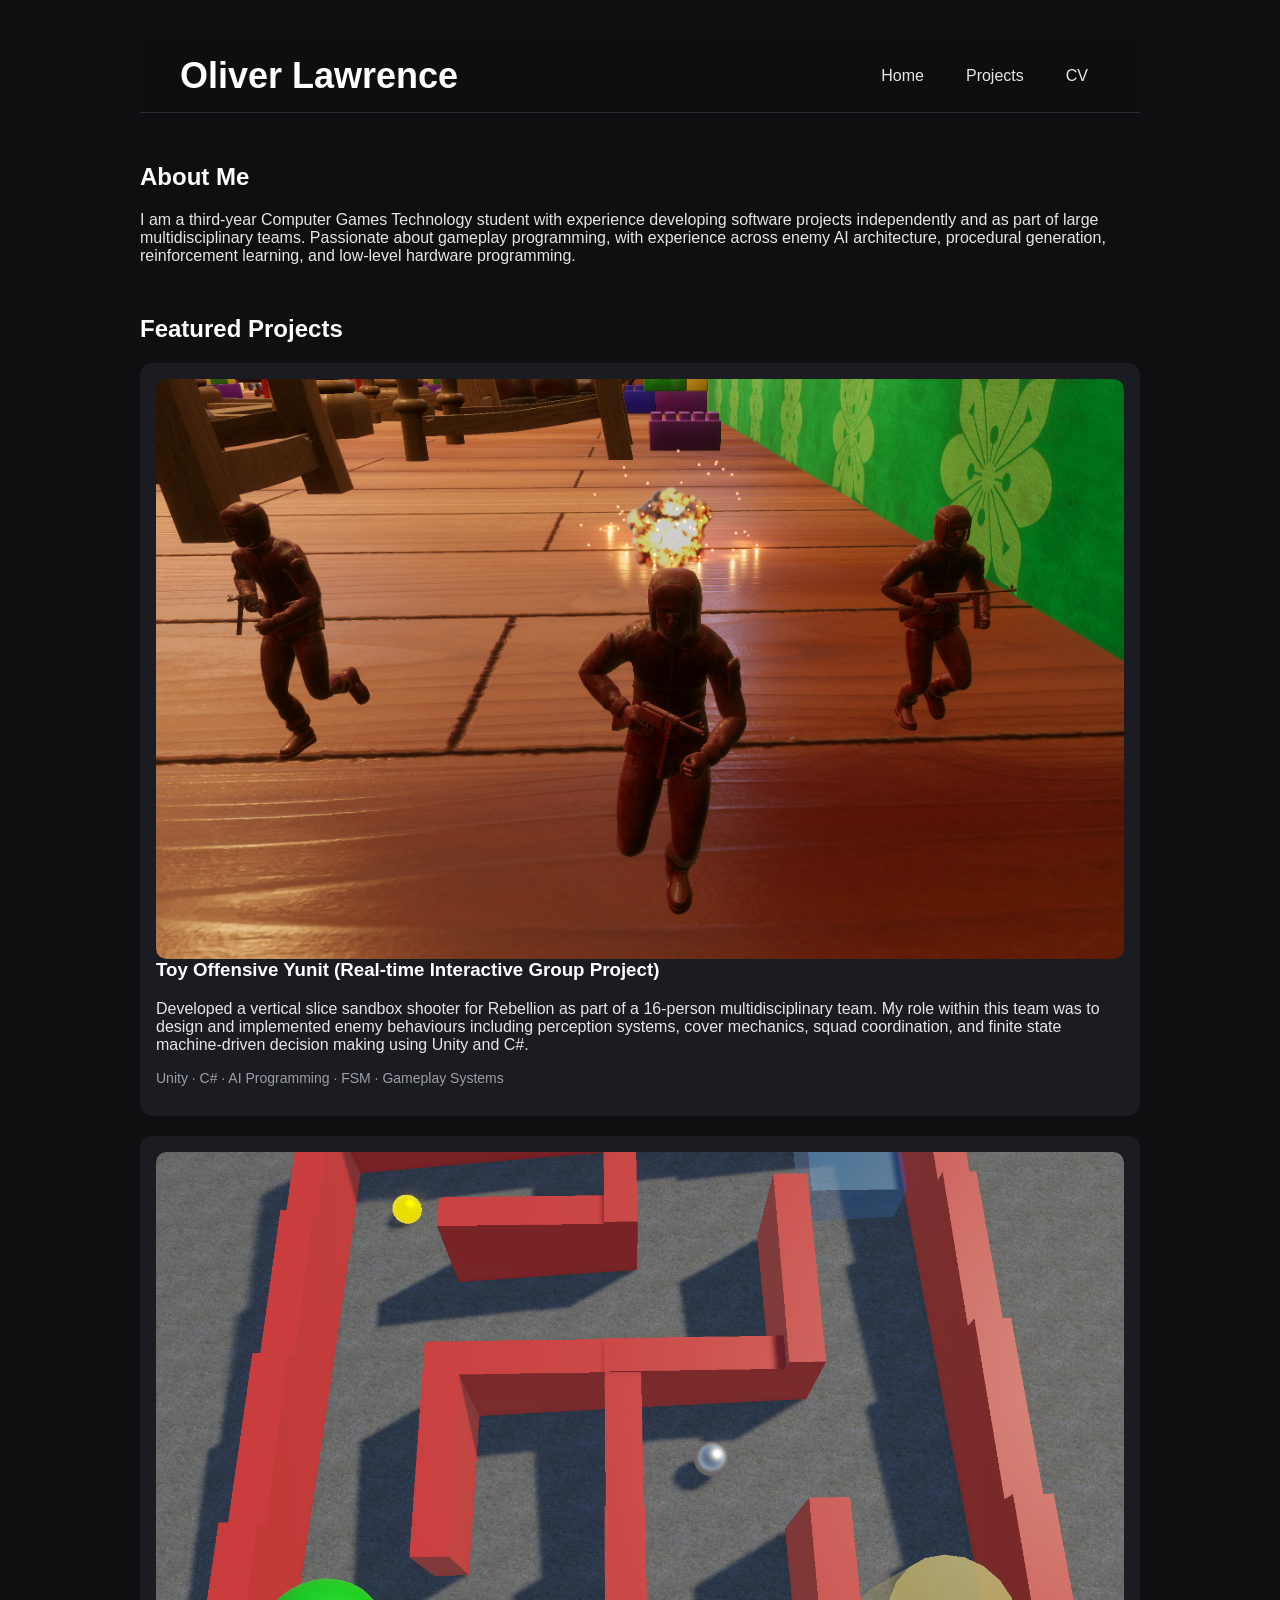
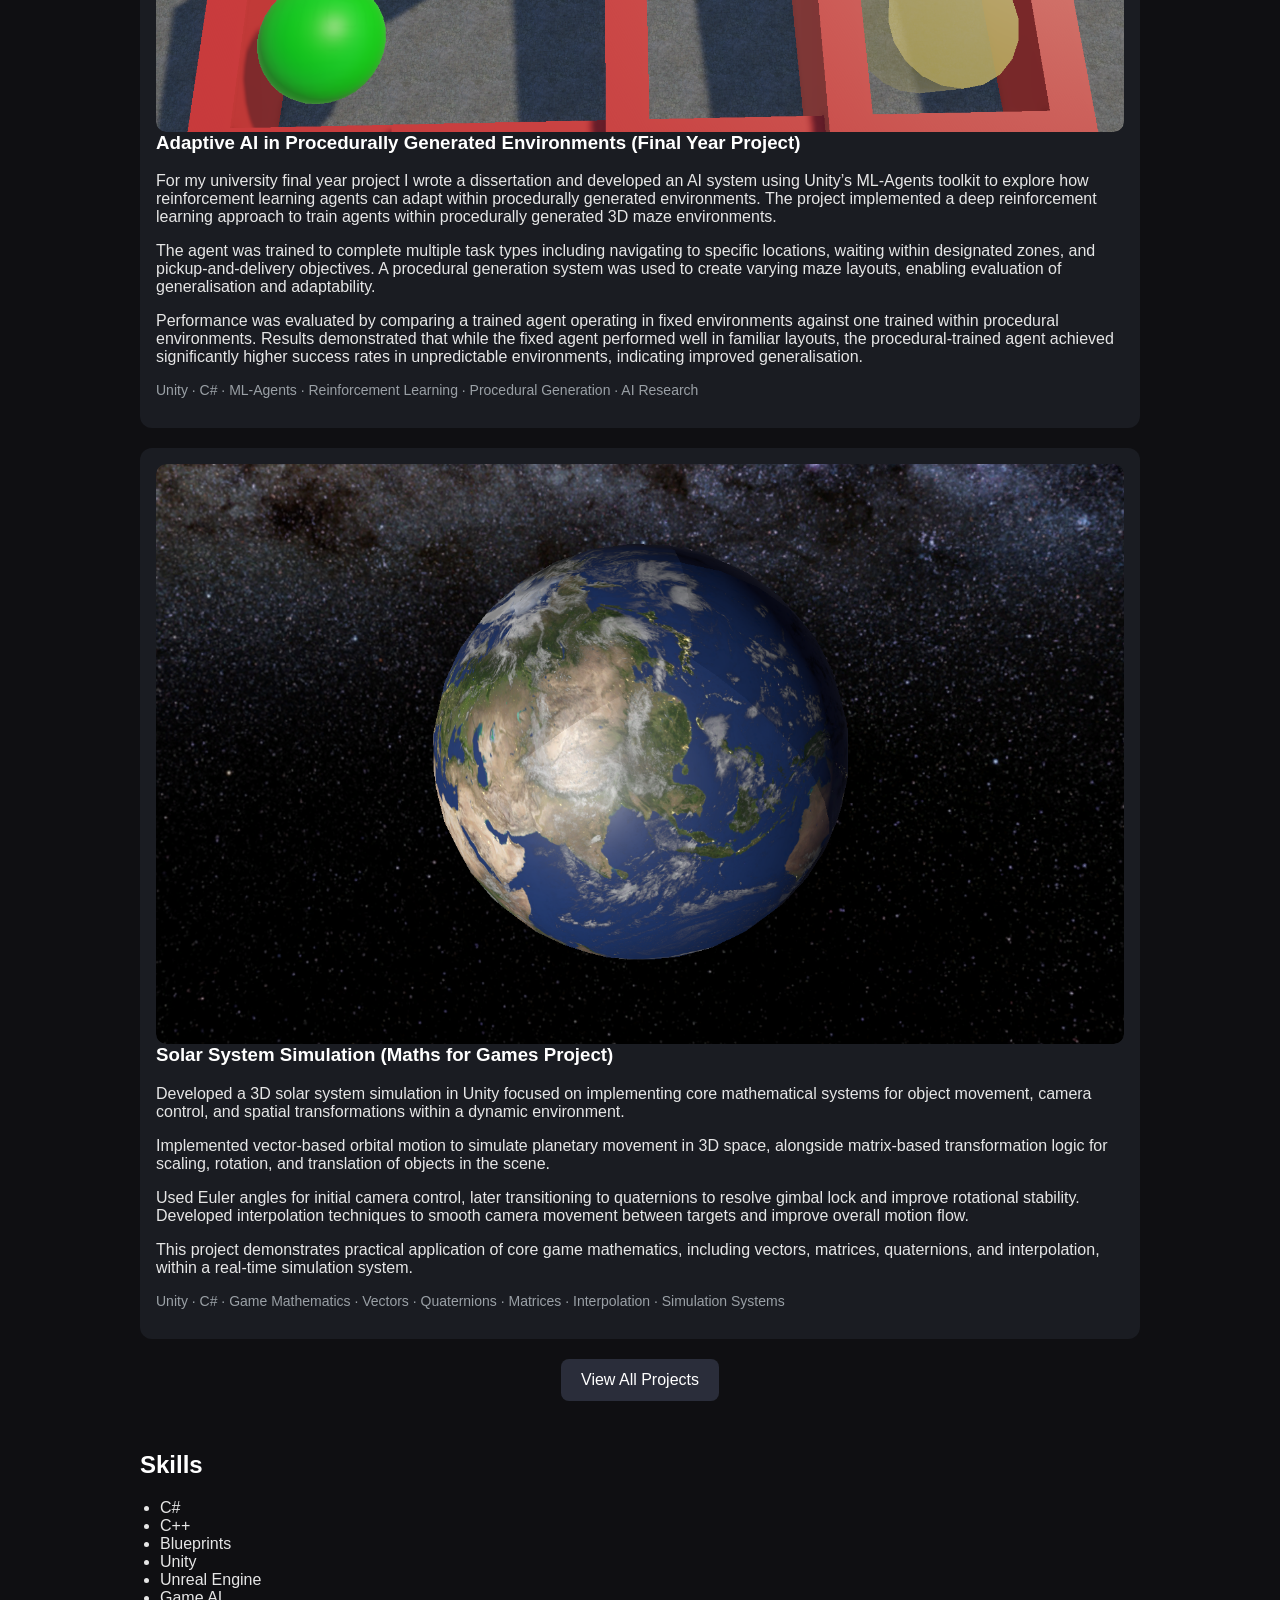
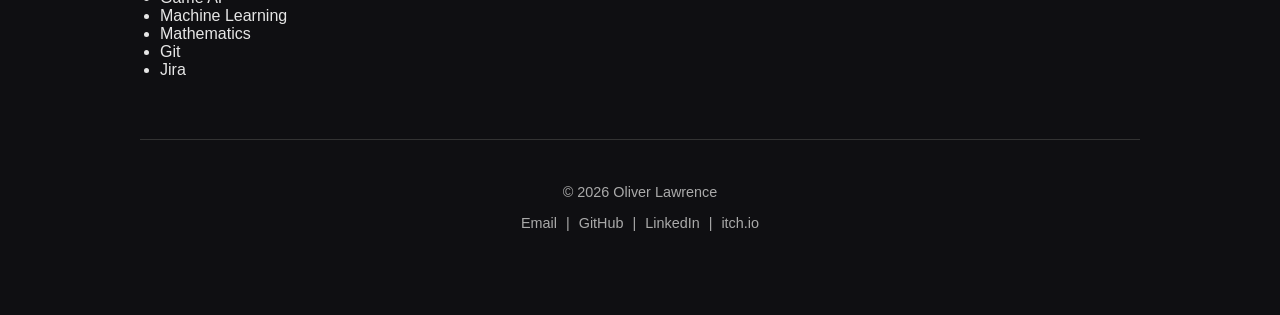
<file: index.html>
<!DOCTYPE html>
<html>

<head>
    <link rel="icon" href="favicon.ico">
    <title>Oliver Lawrence - Home</title>
    <link rel="stylesheet" href="style.css">
</head>

<body>

<header class="topbar">

    <div class="logo">
        Oliver Lawrence
    </div>

    <nav class="nav">
        <a href="index.html">Home</a>
        <a href="projects.html">Projects</a>
        <a href="cv.html">CV</a>
    </nav>

</header>

<section>
    <h2>About Me</h2>

    <p>
        I am a third-year Computer Games Technology student with experience developing software projects independently and as part of large multidisciplinary teams. Passionate about gameplay programming, with experience across enemy AI architecture, procedural generation, reinforcement learning, and low-level hardware programming.
    </p>
    
</section>

<section>
    <h2>Featured Projects</h2>

    <a href="projects/TOY.html" class="project-card">
        
        <div class="media-wrapper">

            <img src="TOY.png" class="video-poster" alt="TOY Thumbnail">

            <video muted loop playsinline preload="none" class="video-preview">
                <source src="TOYVID.mp4" type="video/mp4">
            </video>

        </div>
        
        <h3>Toy Offensive Yunit (Real-time Interactive Group Project)</h3>

        <p>
            Developed a vertical slice sandbox shooter for Rebellion as part of a 16-person multidisciplinary team.
            My role within this team was to design and implemented enemy behaviours including perception systems,
            cover mechanics, squad coordination, and finite state machine-driven decision making using Unity and C#.
        </p>

        <p class="tags">
            Unity · C# · AI Programming · FSM · Gameplay Systems
        </p>
        
    </a>

    <a href="projects/FYP.html" class="project-card">

        <div class="media-wrapper">

            <img src="FYP.png" class="video-poster" alt="FYP Thumbnail">

            <video muted loop playsinline preload="none" class="video-preview">
                <source src="FYPVID.mp4" type="video/mp4">
            </video>

        </div>

        <h3>Adaptive AI in Procedurally Generated Environments (Final Year Project)</h3>

        <p>
            For my university final year project I wrote a dissertation and developed an AI system using Unity’s ML-Agents toolkit to explore how reinforcement learning agents can adapt within procedurally generated environments.
            The project implemented a deep reinforcement learning approach to train agents within procedurally generated 3D maze environments.
        </p>

        <p>
            The agent was trained to complete multiple task types including navigating to specific locations, waiting within designated zones, and pickup-and-delivery objectives.
            A procedural generation system was used to create varying maze layouts, enabling evaluation of generalisation and adaptability.
        </p>

        <p>
            Performance was evaluated by comparing a trained agent operating in fixed environments against one trained within procedural environments.
            Results demonstrated that while the fixed agent performed well in familiar layouts, the procedural-trained agent achieved significantly higher success rates in unpredictable environments, indicating improved generalisation.
        </p>

        <p class="tags">
            Unity · C# · ML-Agents · Reinforcement Learning · Procedural Generation · AI Research
        </p>

    </a>

    <a href="projects/SolarSystem.html" class="project-card">

        <div class="media-wrapper">

            <img src="SSS.png" class="video-poster" alt="SSS Thumbnail">

            <video muted loop playsinline preload="none" class="video-preview">
                <source src="SSSVID.mp4" type="video/mp4">
            </video>

        </div>

        <h3>Solar System Simulation (Maths for Games Project)</h3>

        <p>
            Developed a 3D solar system simulation in Unity focused on implementing core mathematical systems
            for object movement, camera control, and spatial transformations within a dynamic environment.
        </p>

        <p>
            Implemented vector-based orbital motion to simulate planetary movement in 3D space, alongside matrix-based
            transformation logic for scaling, rotation, and translation of objects in the scene.
        </p>

        <p>
            Used Euler angles for initial camera control, later transitioning to quaternions to resolve gimbal lock and
            improve rotational stability. Developed interpolation techniques to smooth camera movement between targets
            and improve overall motion flow.
        </p>

        <p>
            This project demonstrates practical application of core game mathematics, including vectors, matrices,
            quaternions, and interpolation, within a real-time simulation system.
        </p>

        <p class="tags">
            Unity · C# · Game Mathematics · Vectors · Quaternions · Matrices · Interpolation · Simulation Systems
        </p>

    </a>

    <div style="text-align:center; margin-top:20px;">
        <a href="projects.html" class="button">
            View All Projects
        </a>
    </div>

</section>

<section>
    <h2>Skills</h2>

    <ul>
        <li>C#</li>
        <li>C++</li>
        <li>Blueprints</li>
        <li>Unity</li>
        <li>Unreal Engine</li>
        <li>Game AI</li>
        <li>Machine Learning</li>
        <li>Mathematics</li>
        <li>Git</li>
        <li>Jira</li>
    </ul>
</section>

<footer class="footer">

    <p>© 2026 Oliver Lawrence</p>

    <p>
        <a href="mailto:olliescottlawrence@icloud.com">
            Email
        </a>
        |
        <a href="https://github.com/Olawrence1" target="_blank">
            GitHub
        </a>
        |
        <a href="https://www.linkedin.com/in/Oliver--Lawrence" target="_blank">
            LinkedIn
        </a>
        |
        <a href="https://OLawrence.itch.io" target="_blank">
            itch.io
        </a>
    </p>

</footer>

</body>

</html>

<script>
    document.querySelectorAll('.project-card').forEach(card => {
        const video = card.querySelector('video');

        card.addEventListener('mouseenter', () => {
            if (video) {
                video.play();
            }
        });

        card.addEventListener('mouseleave', () => {
            if (video) {
                video.pause();
                video.currentTime = 0;
            }
        });
    });
</script>
</file>
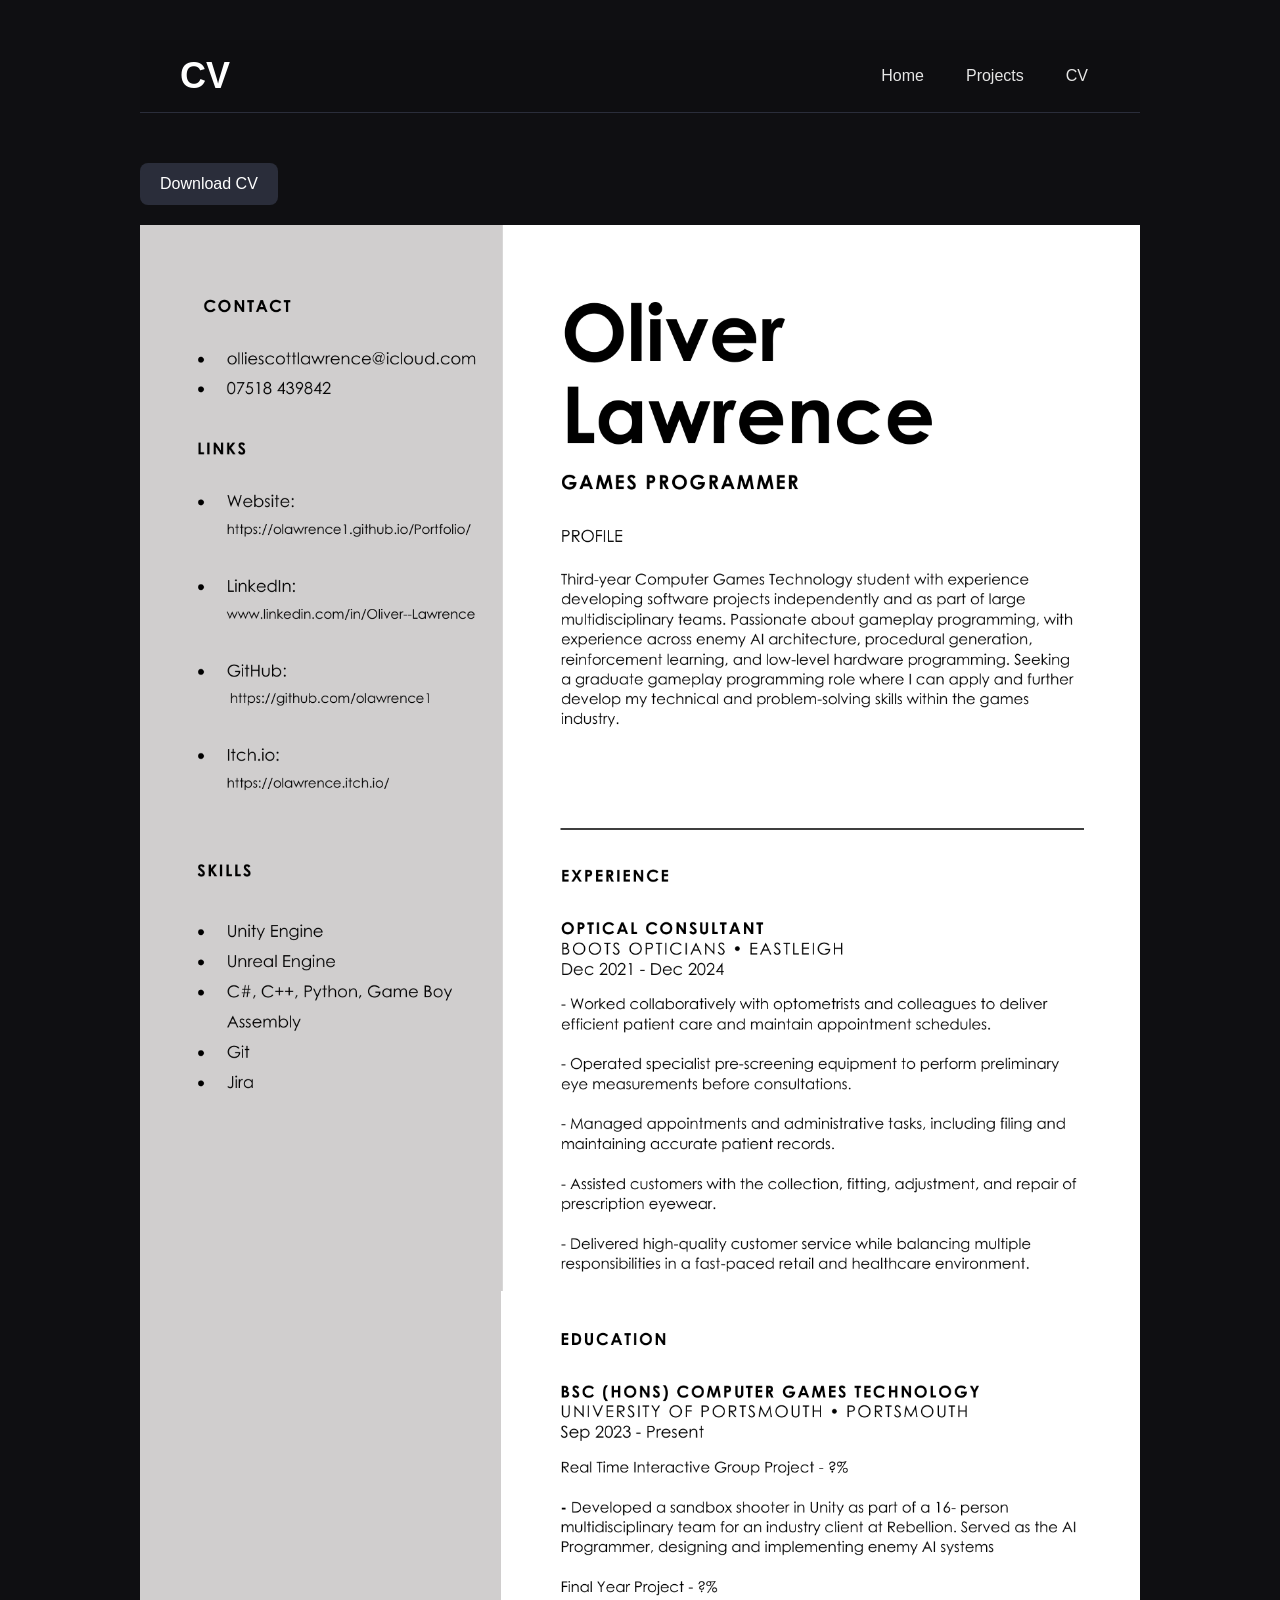
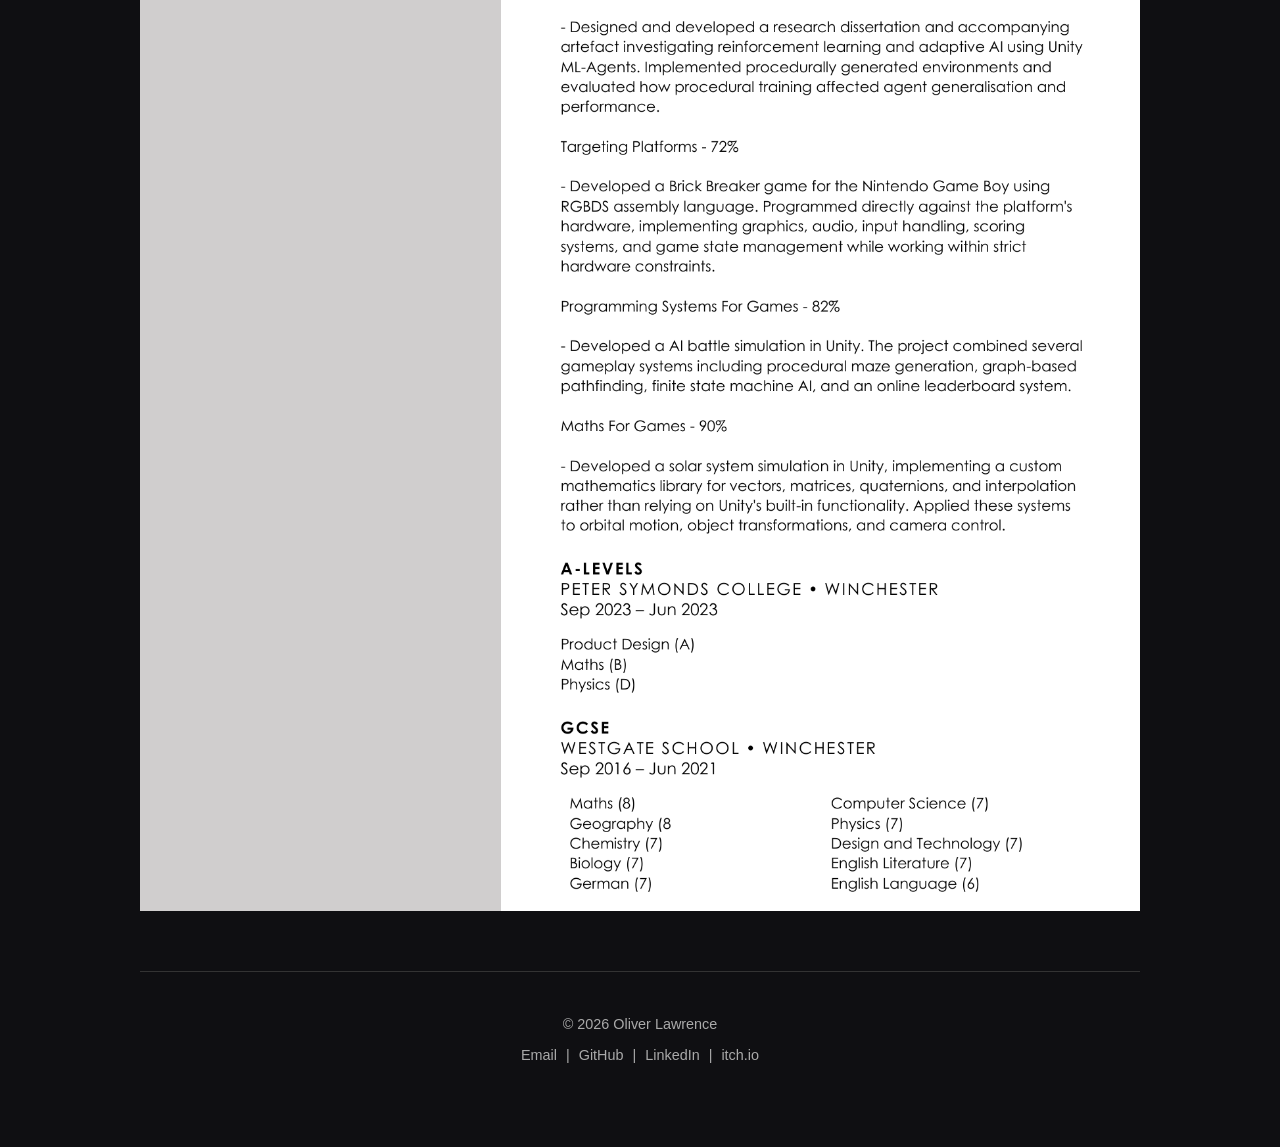
<file: cv.html>
<!DOCTYPE html>
<html>

<head>
    <link rel="icon" href="favicon.ico">
    <title>Oliver Lawrence - CV</title>
    <link rel="stylesheet" href="style.css">
</head>

<body>

<header class="topbar">

    <div class="logo">
        CV
    </div>

    <nav class="nav">
        <a href="index.html">Home</a>
        <a href="projects.html">Projects</a>
        <a href="cv.html">CV</a>
    </nav>

</header>

<section>

    <a href="CV.pdf" class="button" download="CV.pdf">
        Download CV
    </a>

    <div class="cv-container">
        <img src="CV1.png" alt="CV" class="cv-image">
        <img src="CV2.png" alt="CV" class="cv-image">
    </div>

</section>

<footer class="footer">

    <p>© 2026 Oliver Lawrence</p>

    <p>
        <a href="mailto:olliescottlawrence@icloud.com">
            Email
        </a>
        |
        <a href="https://github.com/Olawrence1" target="_blank">
            GitHub
        </a>
        |
        <a href="https://www.linkedin.com/in/Oliver--Lawrence" target="_blank">
            LinkedIn
        </a>
        |
        <a href="https://OLawrence.itch.io" target="_blank">
            itch.io
        </a>
    </p>

</footer>

</body>

</html>
</file>
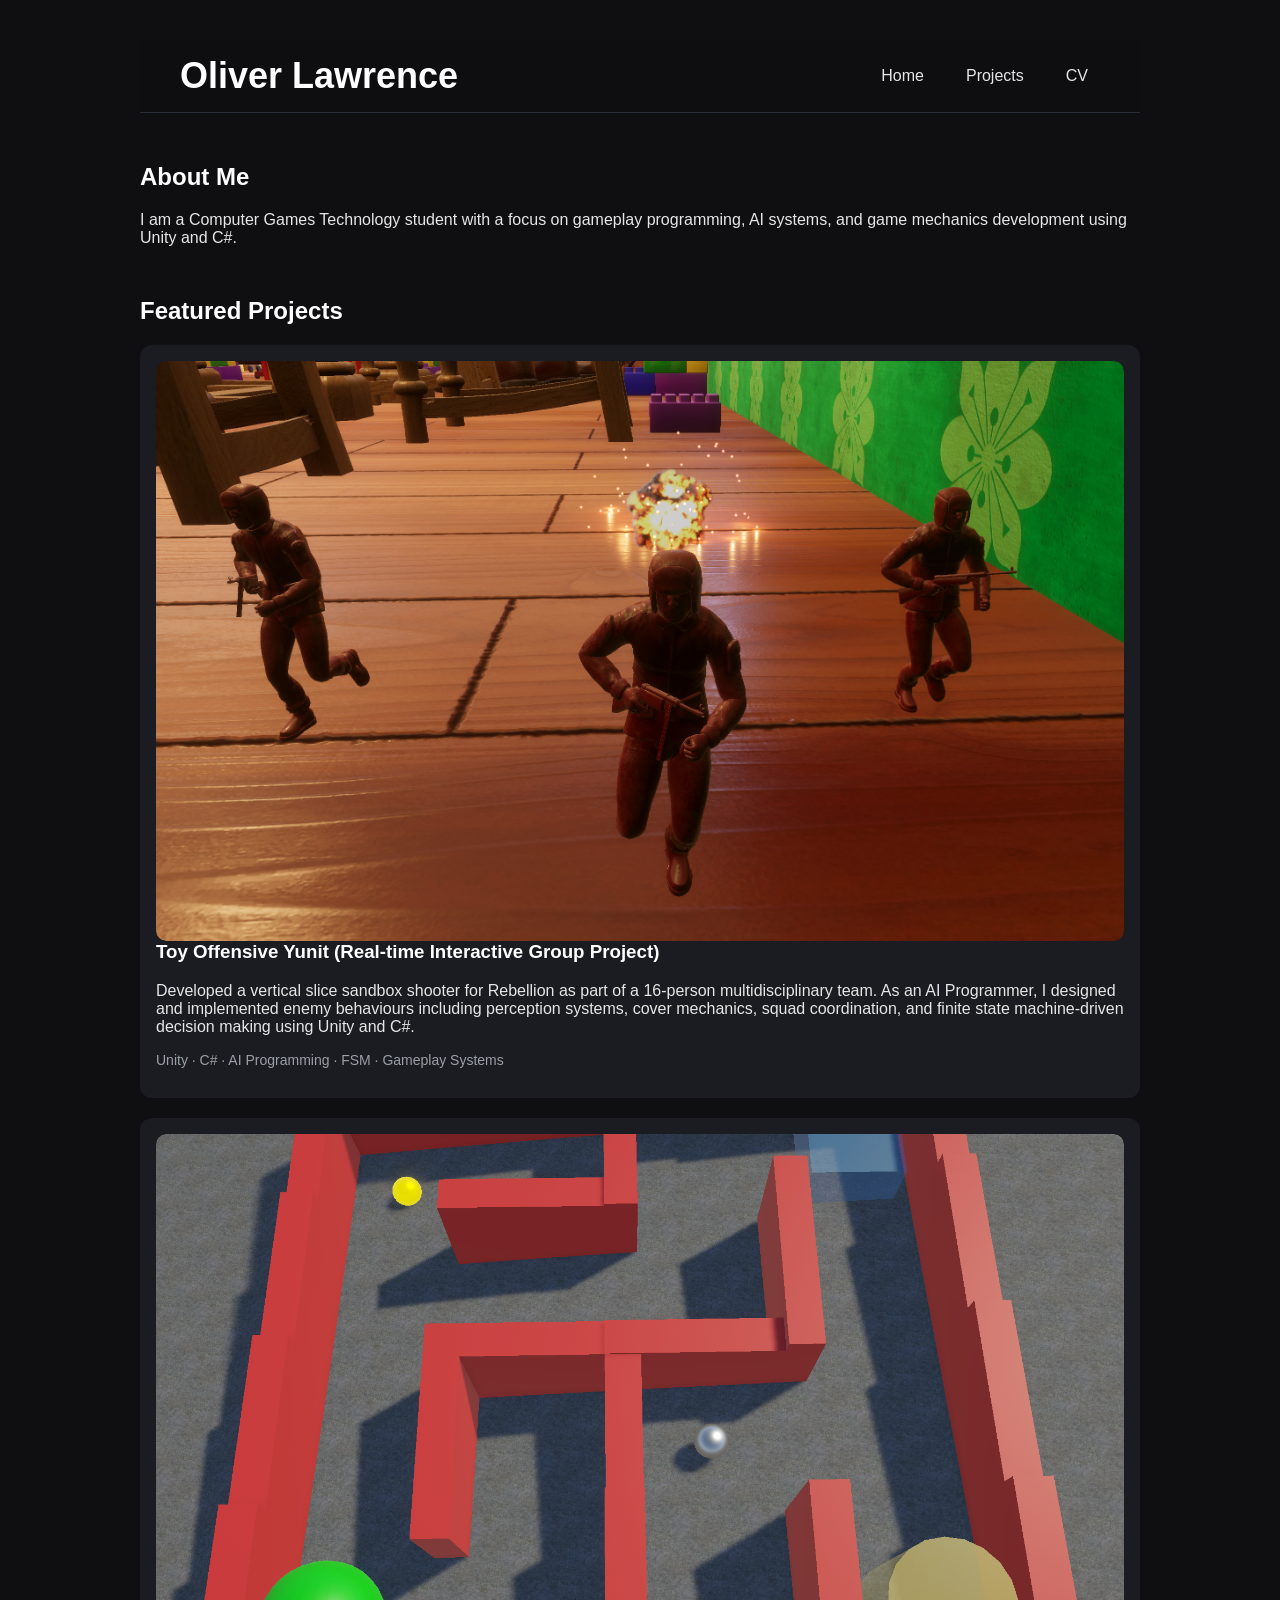
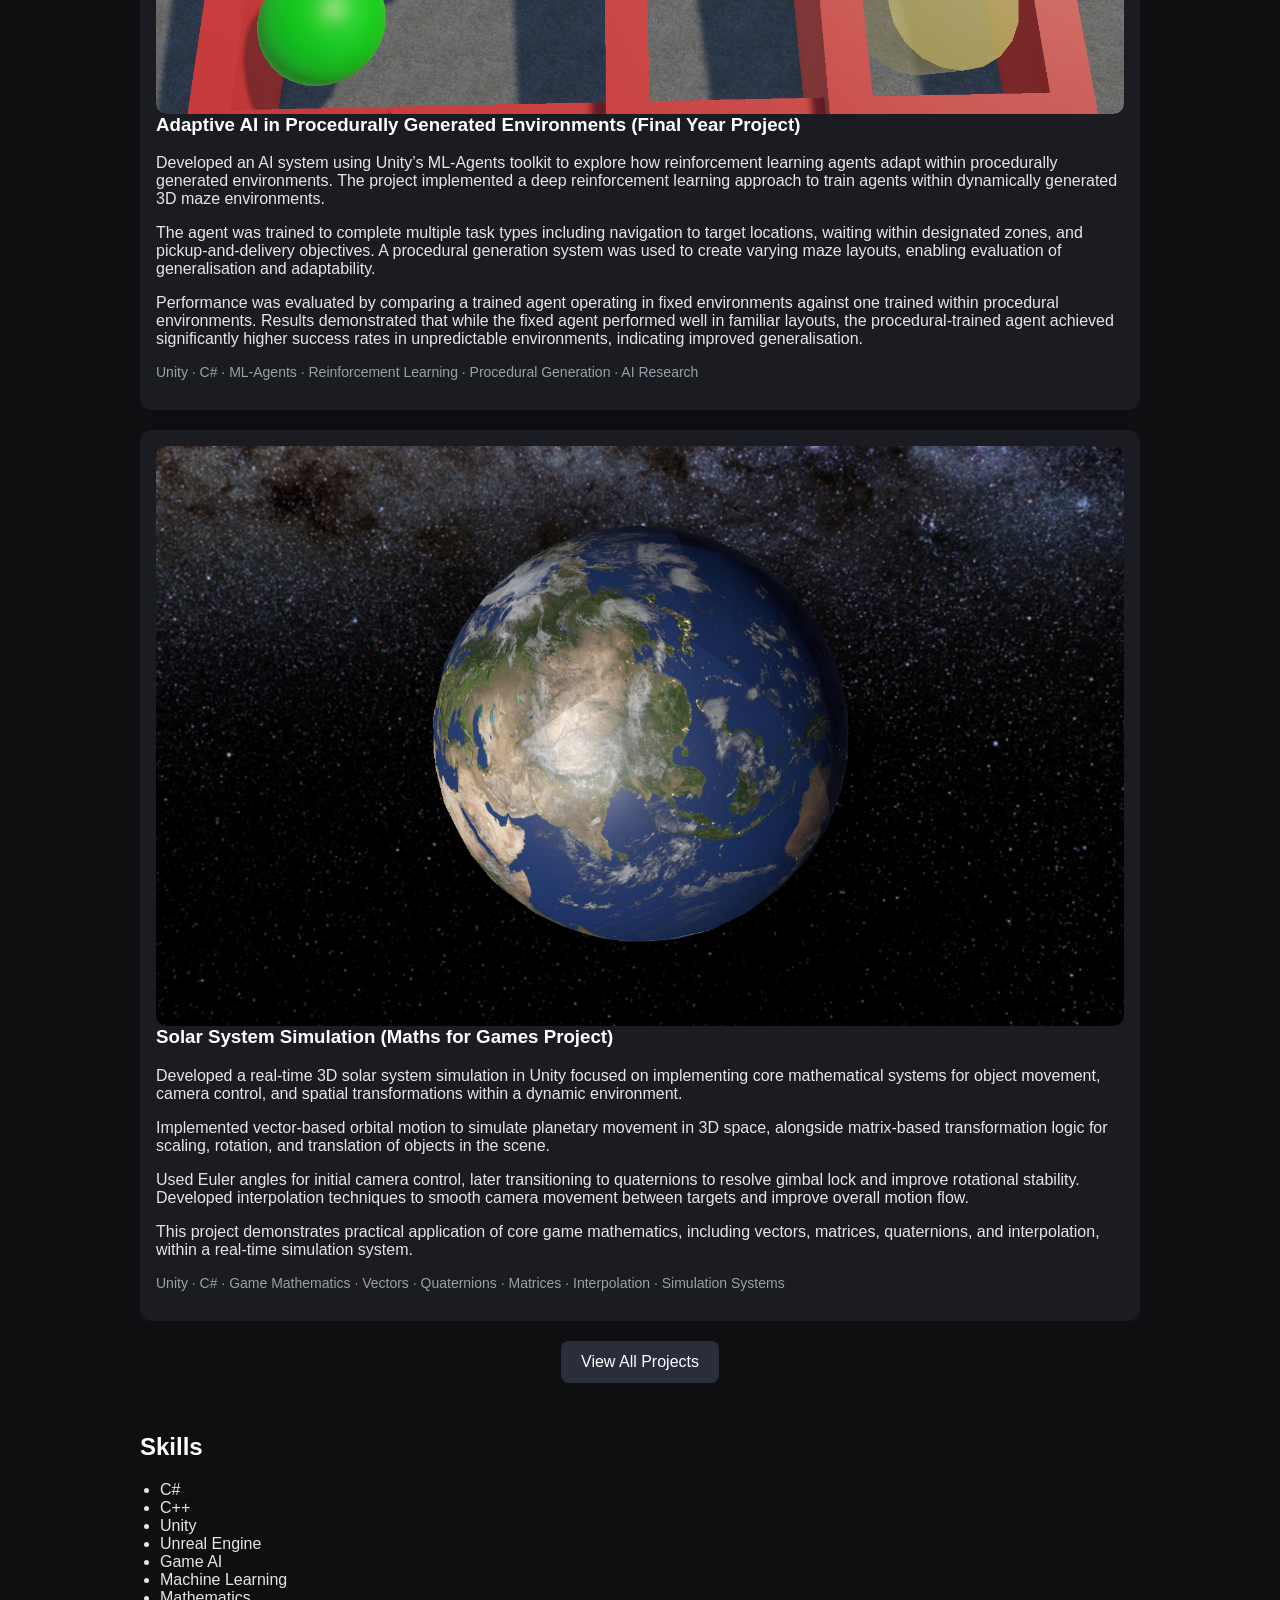
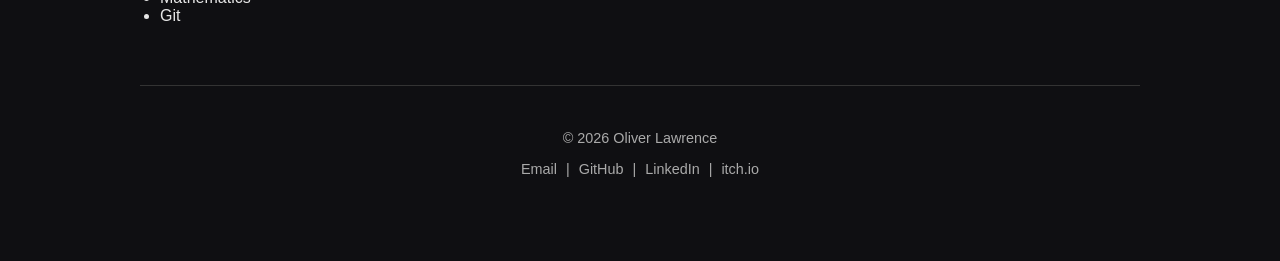
<file: home.html>
<!DOCTYPE html>
<html>

<head>
    <link rel="icon" href="favicon.ico">
    <title>Oliver Lawrence - Home</title>
    <link rel="stylesheet" href="style.css">
</head>

<body>

<header class="topbar">

    <div class="logo">
        Oliver Lawrence
    </div>

    <nav class="nav">
        <a href="home.html">Home</a>
        <a href="projects.html">Projects</a>
        <a href="cv.html">CV</a>
    </nav>

</header>

<section>
    <h2>About Me</h2>

    <p>
        I am a Computer Games Technology student with a focus on gameplay programming, AI systems, and
        game mechanics development using Unity and C#.
    </p>
    
</section>

<section>
    <h2>Featured Projects</h2>

    <a href="projects/TOY.html" class="project-card">
        
        <div class="media-wrapper">

            <img src="TOY.png" class="video-poster" alt="TOY Thumbnail">

            <video muted loop playsinline preload="none" class="video-preview">
                <source src="TOYVID.mp4" type="video/mp4">
            </video>

        </div>
        
        <h3>Toy Offensive Yunit (Real-time Interactive Group Project)</h3>

        <p>
            Developed a vertical slice sandbox shooter for Rebellion as part of a 16-person multidisciplinary team.
            As an AI Programmer, I designed and implemented enemy behaviours including perception systems,
            cover mechanics, squad coordination, and finite state machine-driven decision making using Unity and C#.
        </p>

        <p class="tags">
            Unity · C# · AI Programming · FSM · Gameplay Systems
        </p>
        
    </a>

    <a href="projects/FYP.html" class="project-card">

        <div class="media-wrapper">

            <img src="FYP.png" class="video-poster" alt="FYP Thumbnail">

            <video muted loop playsinline preload="none" class="video-preview">
                <source src="FYPVID.mp4" type="video/mp4">
            </video>

        </div>

        <h3>Adaptive AI in Procedurally Generated Environments (Final Year Project)</h3>

        <p>
            Developed an AI system using Unity’s ML-Agents toolkit to explore how reinforcement learning agents adapt within procedurally generated environments.
            The project implemented a deep reinforcement learning approach to train agents within dynamically generated 3D maze environments.
        </p>

        <p>
            The agent was trained to complete multiple task types including navigation to target locations, waiting within designated zones, and pickup-and-delivery objectives.
            A procedural generation system was used to create varying maze layouts, enabling evaluation of generalisation and adaptability.
        </p>

        <p>
            Performance was evaluated by comparing a trained agent operating in fixed environments against one trained within procedural environments.
            Results demonstrated that while the fixed agent performed well in familiar layouts, the procedural-trained agent achieved significantly higher success rates in unpredictable environments, indicating improved generalisation.
        </p>

        <p class="tags">
            Unity · C# · ML-Agents · Reinforcement Learning · Procedural Generation · AI Research
        </p>

    </a>

    <a href="projects/SolarSystem.html" class="project-card">

        <div class="media-wrapper">

            <img src="SSS.png" class="video-poster" alt="SSS Thumbnail">

            <video muted loop playsinline preload="none" class="video-preview">
                <source src="SSSVID.mp4" type="video/mp4">
            </video>

        </div>

        <h3>Solar System Simulation (Maths for Games Project)</h3>

        <p>
            Developed a real-time 3D solar system simulation in Unity focused on implementing core mathematical systems
            for object movement, camera control, and spatial transformations within a dynamic environment.
        </p>

        <p>
            Implemented vector-based orbital motion to simulate planetary movement in 3D space, alongside matrix-based
            transformation logic for scaling, rotation, and translation of objects in the scene.
        </p>

        <p>
            Used Euler angles for initial camera control, later transitioning to quaternions to resolve gimbal lock and
            improve rotational stability. Developed interpolation techniques to smooth camera movement between targets
            and improve overall motion flow.
        </p>

        <p>
            This project demonstrates practical application of core game mathematics, including vectors, matrices,
            quaternions, and interpolation, within a real-time simulation system.
        </p>

        <p class="tags">
            Unity · C# · Game Mathematics · Vectors · Quaternions · Matrices · Interpolation · Simulation Systems
        </p>

    </a>

    <div style="text-align:center; margin-top:20px;">
        <a href="projects.html" class="button">
            View All Projects
        </a>
    </div>

</section>

<section>
    <h2>Skills</h2>

    <ul>
        <li>C#</li>
        <li>C++</li>
        <li>Unity</li>
        <li>Unreal Engine</li>
        <li>Game AI</li>
        <li>Machine Learning</li>
        <li>Mathematics</li>
        <li>Git</li>
    </ul>
</section>

<footer class="footer">

    <p>© 2026 Oliver Lawrence</p>

    <p>
        <a href="mailto:olliescottlawrence@icloud.com">
            Email
        </a>
        |
        <a href="https://github.com/Olawrence1" target="_blank">
            GitHub
        </a>
        |
        <a href="https://www.linkedin.com/in/oliver-lawrence-663a72387" target="_blank">
            LinkedIn
        </a>
        |
        <a href="https://OLawrence.itch.io" target="_blank">
            itch.io
        </a>
    </p>

</footer>

</body>

</html>

<script>
    document.querySelectorAll('.project-card').forEach(card => {
        const video = card.querySelector('video');

        card.addEventListener('mouseenter', () => {
            if (video) {
                video.play();
            }
        });

        card.addEventListener('mouseleave', () => {
            if (video) {
                video.pause();
                video.currentTime = 0;
            }
        });
    });
</script>
</file>
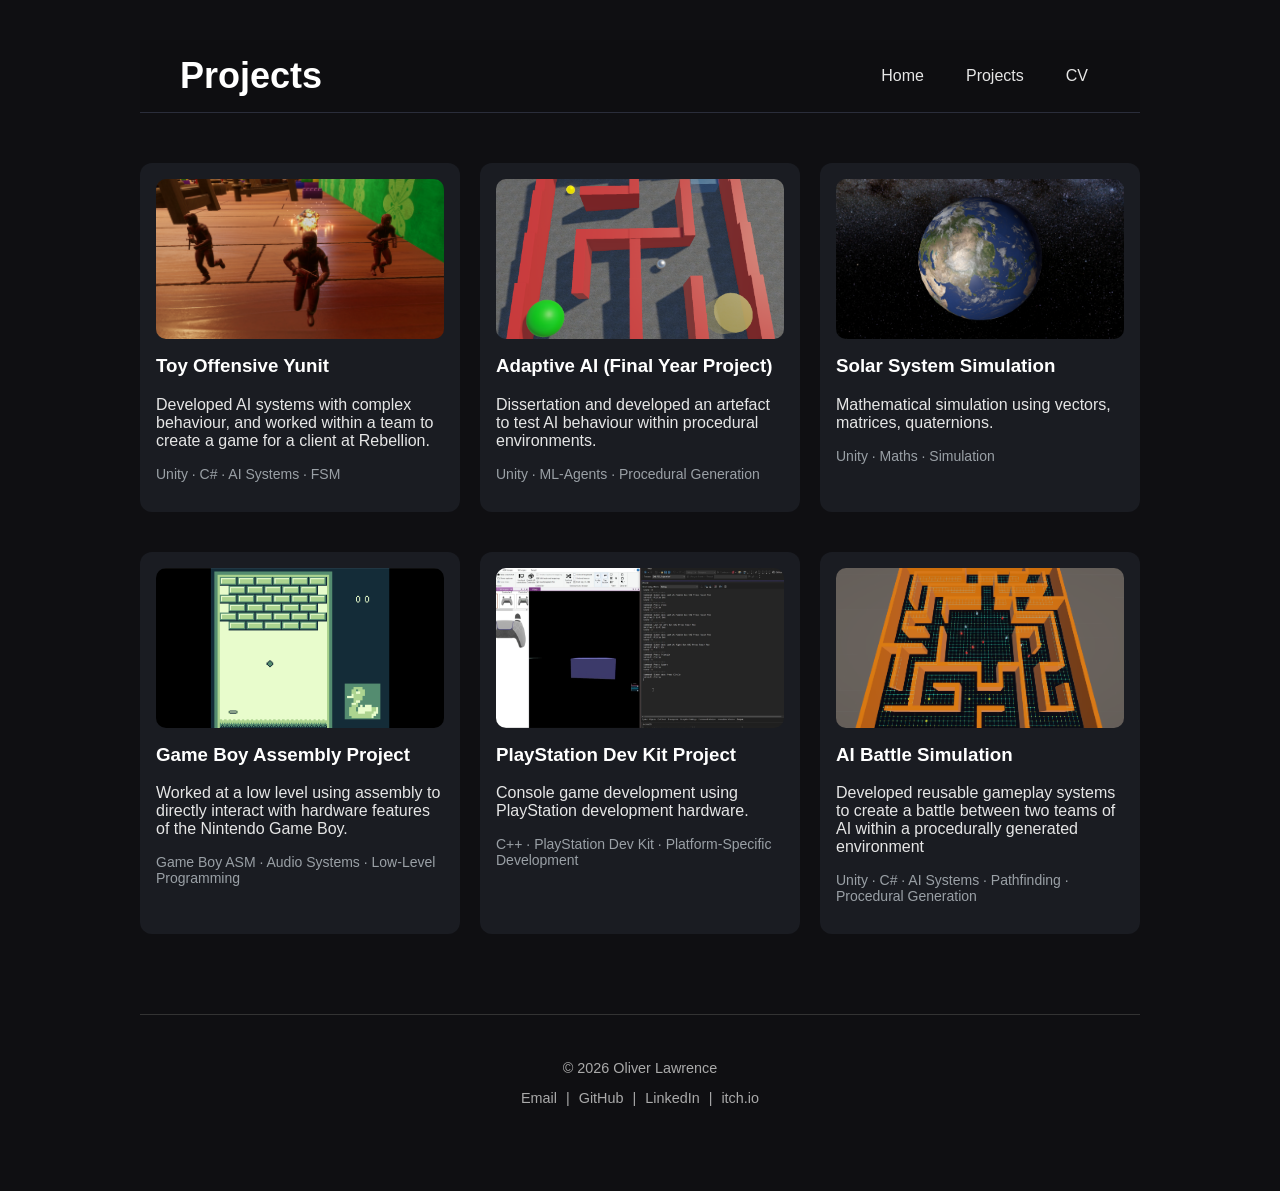
<file: projects.html>
<!DOCTYPE html>
<html>

<head>
    <link rel="icon" href="favicon.ico">
    <title>Oliver Lawrence - Projects</title>
    <link rel="stylesheet" href="style.css">
</head>

<body>

<header class="topbar">

    <div class="logo">
        Projects
    </div>

    <nav class="nav">
        <a href="index.html">Home</a>
        <a href="projects.html">Projects</a>
        <a href="cv.html">CV</a>
    </nav>

</header>

<section>
    
    
    <div class="projects-grid">

        <a href="projects/TOY.html" class="project-card">

            <img src="TOYThumbnail.png" alt="TOY Thumbnail" class="project-thumb">

            <h3>Toy Offensive Yunit</h3>
            <p>Developed AI systems with complex behaviour, and worked within a team to create a game for a client at Rebellion.</p>

            <p class="tags">Unity · C# · AI Systems · FSM</p>

        </a>

        <a href="projects/FYP.html" class="project-card">

            <img src="FYPThumbnail.png" alt="FYP Thumbnail" class="project-thumb">

            <h3>Adaptive AI (Final Year Project)</h3>
            <p>Dissertation and developed an artefact to test AI behaviour within procedural environments.</p>

            <p class="tags">Unity · ML-Agents · Procedural Generation</p>

        </a>

        <a href="projects/SolarSystem.html" class="project-card">

            <img src="SSSThumbnail.png" alt="Solar System Thumbnail" class="project-thumb">

            <h3>Solar System Simulation</h3>
            <p>Mathematical simulation using vectors, matrices, quaternions.</p>

            <p class="tags">Unity · Maths · Simulation</p>

        </a>

        <a href="projects/TargetingPlatforms.html" class="project-card">

            <img src="TPThumbnail.png" alt="Targeting Platforms Thumbnail" class="project-thumb">

            <h3>Game Boy Assembly Project</h3>
            <p>Worked at a low level using assembly to directly interact with hardware features of the Nintendo Game Boy.</p>

            <p class="tags">
                Game Boy ASM · Audio Systems · Low-Level Programming
            </p>

        </a>

        <a href="projects/PlaystationDevKitProject.html" class="project-card">

            <img src="PDKThumbnail.png" alt="Playstation Dev Thumbnail" class="project-thumb">

            <h3>PlayStation Dev Kit Project</h3>
            <p>Console game development using PlayStation development hardware.</p>

            <p class="tags">
                C++ · PlayStation Dev Kit · Platform-Specific Development
            </p>

        </a>

        <a href="projects/PSFG.html" class="project-card">

            <img src="PSFGThumbnail.png" alt="PSFG Thumbnail" class="project-thumb">

            <h3>AI Battle Simulation</h3>
            <p>Developed reusable gameplay systems to create a battle between two teams of AI within a procedurally generated environment</p>

            <p class="tags">
                Unity · C# · AI Systems · Pathfinding · Procedural Generation
            </p>

        </a>

    </div>
    
</section>

<footer class="footer">

    <p>© 2026 Oliver Lawrence</p>

    <p>
        <a href="mailto:olliescottlawrence@icloud.com">
            Email
        </a>
        |
        <a href="https://github.com/Olawrence1" target="_blank">
            GitHub
        </a>
        |
        <a href="https://www.linkedin.com/in/Oliver--Lawrence" target="_blank">
            LinkedIn
        </a>
        |
        <a href="https://OLawrence.itch.io" target="_blank">
            itch.io
        </a>
    </p>

</footer>

</body>

</html>
</file>
<file: style.css>
body
{
    font-family: Arial, sans-serif;
    max-width: 1000px;
    margin: auto;
    padding: 40px;
    background-color: #0f0f12;
    color: #e6e6e6
}

header
{
    text-align: center;
    margin-bottom: 50px;
}

h1
{
    font-size: 3rem;
}

section
{
    margin-bottom: 50px;
}

.project-card:hover
{
    transform: translateY(-6px);
    background: #232633;
}

ul
{
    padding-left: 20px;
}

.project-card img
{
    width: 100%;
    border-radius: 10px;
}

.project-card video
{
    width: 100%;
    border-radius: 10px;
}

.tags
{
    font-size: 14px;
    color: #9aa0a6;
    margin-top: 10px;
}

.button {
    display: inline-block;
    padding: 12px 20px;
    background: #2a2d3a;
    color: white;
    text-decoration: none;
    border-radius: 8px;
    transition: background 0.2s ease;
}

.button:hover {
    background: #3a3f55;
}

.projects-grid {
    display: grid;
    grid-template-columns: repeat(auto-fit, minmax(280px, 1fr));
    gap: 20px;
    margin-top: 20px;
}

.project-card {
    display: block;
    background: #1a1c22;
    color: #e6e6e6;
    padding: 16px;
    border-radius: 12px;
    text-decoration: none;
    transition: transform 0.2s ease, background 0.2s ease;
    margin-bottom: 20px;
}

.project-card h3 {
    margin-top: 0;
}

.project-thumb {
    width: 100%;
    height: 160px;
    object-fit: cover;
    border-radius: 8px;
    margin-bottom: 12px;
}

h1, h2, h3 {
    color: #ffffff;
}

a {
    color: #7ab7ff;
}

/* wrapper controls layering */
.media-wrapper {
    position: relative;
    width: 100%;
    height: 580px;
    overflow: hidden;
    border-radius: 10px;
}

/* both media elements stack */
.media-wrapper video,
.media-wrapper img {
    position: absolute;
    width: 100%;
    height: 100%;
    object-fit: cover;
    top: 0;
    left: 0;
    display: block;
}

/* video starts hidden */
.media-wrapper video {
    position: absolute;
    top: 0;
    left: 0;
    opacity: 0;
    transition: opacity 0.25s ease;
}

/* poster is visible by default */
.video-poster {
    transition: opacity 0.25s ease;
}

/* hover effect */
.project-card:hover .media-wrapper video {
    opacity: 1;
}

.project-card:hover .video-poster {
    opacity: 0;
}

.topbar {
    position: sticky;
    top: 0;
    z-index: 1000;

    display: flex;
    justify-content: space-between;
    align-items: center;

    padding: 15px 40px;

    background: rgba(15, 15, 18, 0.85);
    backdrop-filter: blur(10px);

    border-bottom: 1px solid #2a2d3a;
}

.nav {
    display: flex;
    gap: 18px;
}

.nav a {
    color: #e6e6e6;
    text-decoration: none;
    padding: 8px 12px;
    border-radius: 6px;
    transition: 0.2s ease;
}

.nav a:hover {
    background: #2a2d3a;
}

.logo {
    font-weight: bold;
    color: white;
    font-size: 36px;
}

.media-hero {
    width: 100%;
    margin: 20px 0 40px 0;
    border-radius: 12px;
    overflow: hidden;
}

.media-hero video {
    width: 100%;
    display: block;
    border-radius: 12px;
}

.media-hero {
    background: #1a1c22;
    padding: 10px;
}

.media-inline {
    margin: 20px 0;
    display: flex;
    gap: 16px;
    justify-content: center;
    align-items: flex-start;
}

.media-inline img,
.media-inline video {
    width: 100%;
    height: auto;
    display: block;
}

.media-inline img.img-small {
    width: 40%;
}

.media-inline img.img-medium {
    width: 60%;
}

.media-inline img.img-large {
    width: 80%;
}

.footer {
    margin-top: 60px;
    padding: 30px 20px;
    text-align: center;

    border-top: 1px solid #333;

    color: #aaa;
    font-size: 0.9rem;
}

.footer a {
    color: #aaa;
    text-decoration: none;
    margin: 0 5px;
}

.footer a:hover {
    color: white;
}

.cv-container {
    margin-top: 20px;
}

.cv-image {
    width: 100%;
    height: auto;
    display: block;
    margin: 0 auto;
    border-radius: 0;
}
</file>
